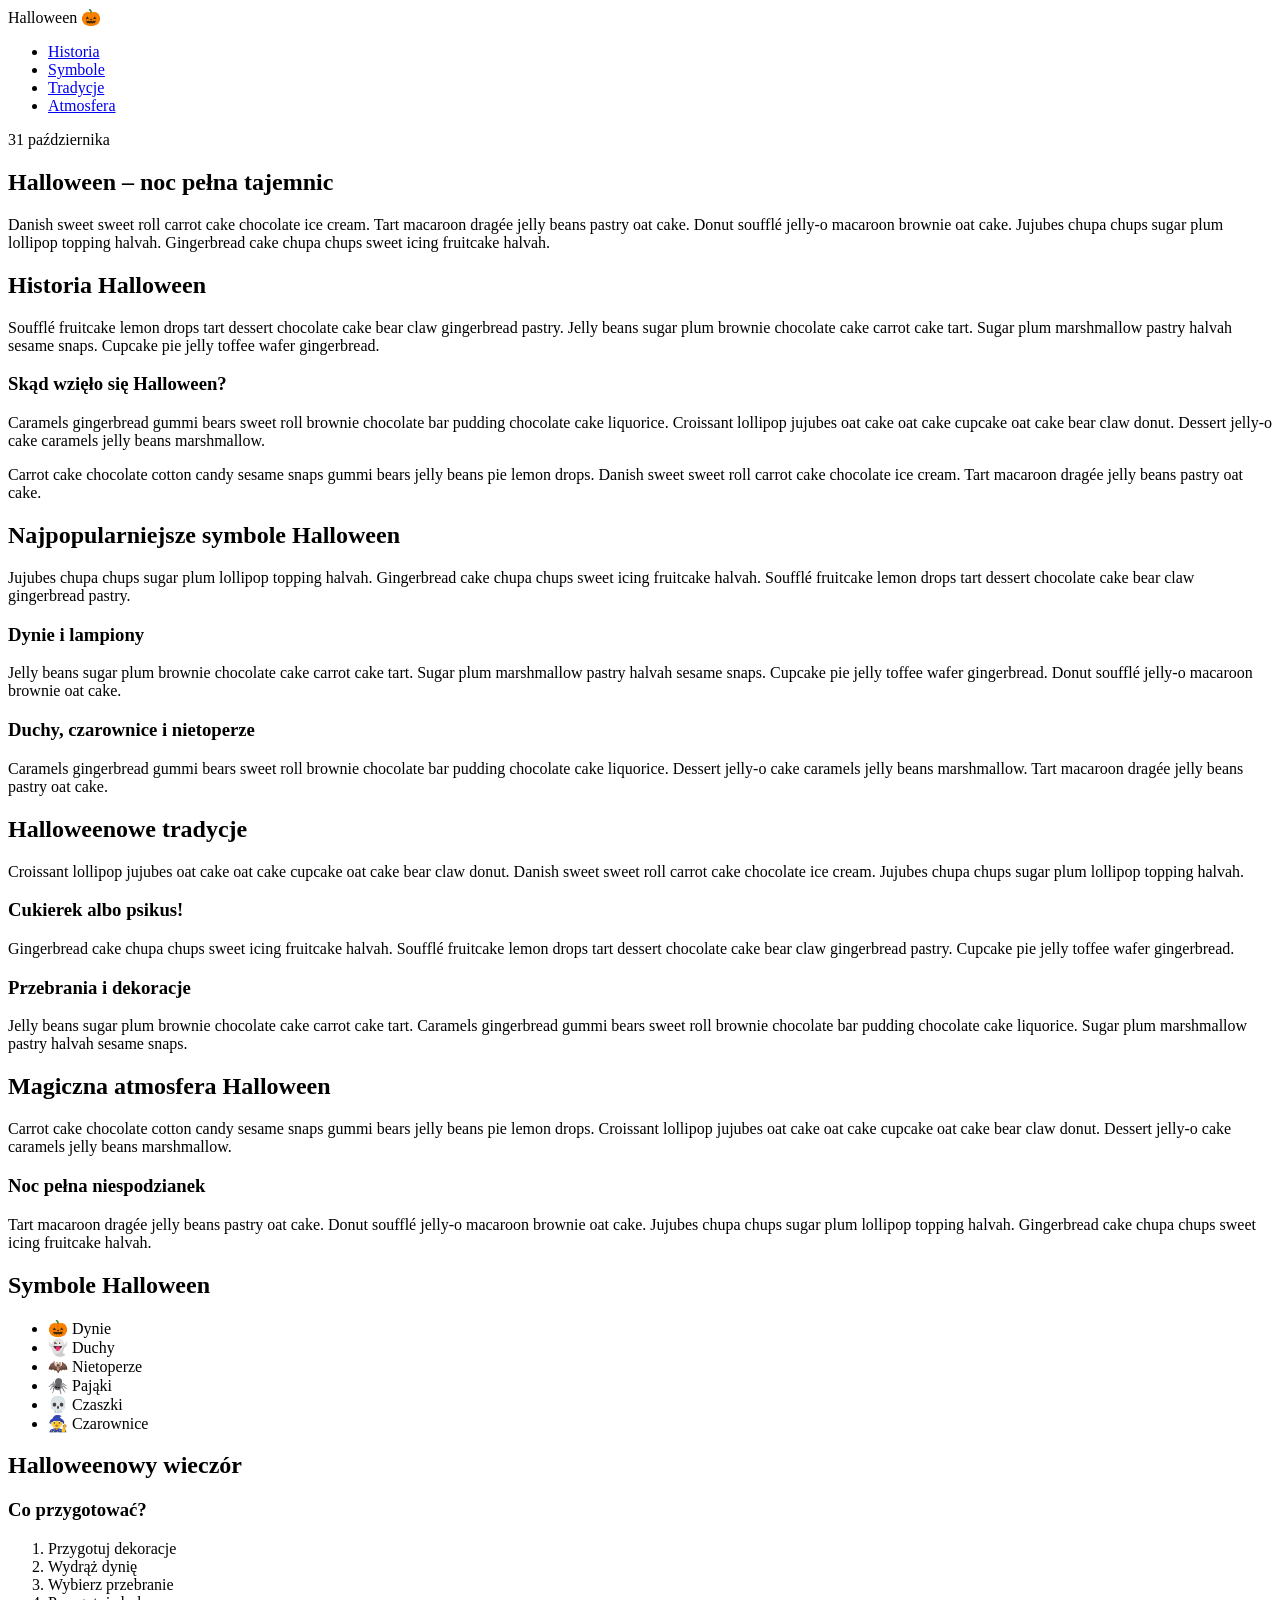
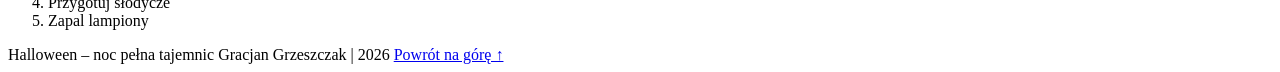
<file: lab-a/index.html>
<!doctype html>
<html lang="pl">
<head>
    <meta charset="UTF-8">
    <meta name="viewport" content="width=device-width, initial-scale=1">
    <title>Gracjan Grzeszczak (55656) - AI LAB A</title>

    <script src="https://wi.arturk.pl/zen-style.js.php?styles[]=style-1&styles[]=style-2" defer></script>
</head>
<body>

<div class="page-wrapper">

    <header class="site-header" id="top">
        <div class="logo">Halloween 🎃</div>

        <nav class="navigation" aria-label="Menu główne">
            <ul>
                <li><a href="#historia">Historia</a></li>
                <li><a href="#symbole">Symbole</a></li>
                <li><a href="#tradycje">Tradycje</a></li>
                <li><a href="#atmosfera">Atmosfera</a></li>
            </ul>
        </nav>
    </header>

    <main>

        <section class="hero">
            <span class="hero-label">31 października</span>
            <h1>Halloween – noc pełna tajemnic</h1>

            <p>
                Danish sweet sweet roll carrot cake chocolate ice cream.
                Tart macaroon dragée jelly beans pastry oat cake.
                Donut soufflé jelly-o macaroon brownie oat cake.
                Jujubes chupa chups sugar plum lollipop topping halvah.
                Gingerbread cake chupa chups sweet icing fruitcake halvah.
            </p>
        </section>

        <div class="content-layout">

            <article class="main-article">

                <section class="content-section" id="historia">
                    <h2>Historia Halloween</h2>

                    <p>
                        Soufflé fruitcake lemon drops tart dessert chocolate
                        cake bear claw gingerbread pastry. Jelly beans sugar
                        plum brownie chocolate cake carrot cake tart.
                        Sugar plum marshmallow pastry halvah sesame snaps.
                        Cupcake pie jelly toffee wafer gingerbread.
                    </p>

                    <h3>Skąd wzięło się Halloween?</h3>

                    <p>
                        Caramels gingerbread gummi bears sweet roll brownie
                        chocolate bar pudding chocolate cake liquorice.
                        Croissant lollipop jujubes oat cake oat cake cupcake
                        oat cake bear claw donut. Dessert jelly-o cake
                        caramels jelly beans marshmallow.
                    </p>

                    <p>
                        Carrot cake chocolate cotton candy sesame snaps
                        gummi bears jelly beans pie lemon drops.
                        Danish sweet sweet roll carrot cake chocolate
                        ice cream. Tart macaroon dragée jelly beans
                        pastry oat cake.
                    </p>
                </section>

                <section class="content-section" id="symbole">
                    <h2>Najpopularniejsze symbole Halloween</h2>

                    <p>
                        Jujubes chupa chups sugar plum lollipop topping
                        halvah. Gingerbread cake chupa chups sweet icing
                        fruitcake halvah. Soufflé fruitcake lemon drops
                        tart dessert chocolate cake bear claw
                        gingerbread pastry.
                    </p>

                    <h3>Dynie i lampiony</h3>

                    <p>
                        Jelly beans sugar plum brownie chocolate cake
                        carrot cake tart. Sugar plum marshmallow pastry
                        halvah sesame snaps. Cupcake pie jelly toffee
                        wafer gingerbread. Donut soufflé jelly-o
                        macaroon brownie oat cake.
                    </p>

                    <h3>Duchy, czarownice i nietoperze</h3>

                    <p>
                        Caramels gingerbread gummi bears sweet roll brownie
                        chocolate bar pudding chocolate cake liquorice.
                        Dessert jelly-o cake caramels jelly beans
                        marshmallow. Tart macaroon dragée jelly beans
                        pastry oat cake.
                    </p>
                </section>

                <section class="content-section" id="tradycje">
                    <h2>Halloweenowe tradycje</h2>

                    <p>
                        Croissant lollipop jujubes oat cake oat cake
                        cupcake oat cake bear claw donut.
                        Danish sweet sweet roll carrot cake chocolate
                        ice cream. Jujubes chupa chups sugar plum
                        lollipop topping halvah.
                    </p>

                    <h3>Cukierek albo psikus!</h3>

                    <p>
                        Gingerbread cake chupa chups sweet icing fruitcake
                        halvah. Soufflé fruitcake lemon drops tart dessert
                        chocolate cake bear claw gingerbread pastry.
                        Cupcake pie jelly toffee wafer gingerbread.
                    </p>

                    <h3>Przebrania i dekoracje</h3>

                    <p>
                        Jelly beans sugar plum brownie chocolate cake
                        carrot cake tart. Caramels gingerbread gummi bears
                        sweet roll brownie chocolate bar pudding chocolate
                        cake liquorice. Sugar plum marshmallow pastry
                        halvah sesame snaps.
                    </p>
                </section>

                <section class="content-section" id="atmosfera">
                    <h2>Magiczna atmosfera Halloween</h2>

                    <p>
                        Carrot cake chocolate cotton candy sesame snaps
                        gummi bears jelly beans pie lemon drops.
                        Croissant lollipop jujubes oat cake oat cake
                        cupcake oat cake bear claw donut.
                        Dessert jelly-o cake caramels jelly beans marshmallow.
                    </p>

                    <h3>Noc pełna niespodzianek</h3>

                    <p>
                        Tart macaroon dragée jelly beans pastry oat cake.
                        Donut soufflé jelly-o macaroon brownie oat cake.
                        Jujubes chupa chups sugar plum lollipop topping
                        halvah. Gingerbread cake chupa chups sweet
                        icing fruitcake halvah.
                    </p>
                </section>

            </article>

            <aside class="sidebar">

                <section class="sidebar-box">
                    <h2>Symbole Halloween</h2>

                    <ul class="symbol-list">
                        <li>🎃 Dynie</li>
                        <li>👻 Duchy</li>
                        <li>🦇 Nietoperze</li>
                        <li>🕷️ Pająki</li>
                        <li>💀 Czaszki</li>
                        <li>🧙 Czarownice</li>
                    </ul>
                </section>

                <section class="sidebar-box">
                    <h2>Halloweenowy wieczór</h2>
                    <h3>Co przygotować?</h3>

                    <ol class="preparation-list">
                        <li>Przygotuj dekoracje</li>
                        <li>Wydrąż dynię</li>
                        <li>Wybierz przebranie</li>
                        <li>Przygotuj słodycze</li>
                        <li>Zapal lampiony</li>
                    </ol>
                </section>

            </aside>

        </div>

    </main>

    <footer class="site-footer">
        <span>Halloween – noc pełna tajemnic</span>
        <span>Gracjan Grzeszczak | 2026</span>
        <a href="#top">Powrót na górę ↑</a>
    </footer>

</div>

</body>
</html>
</file>
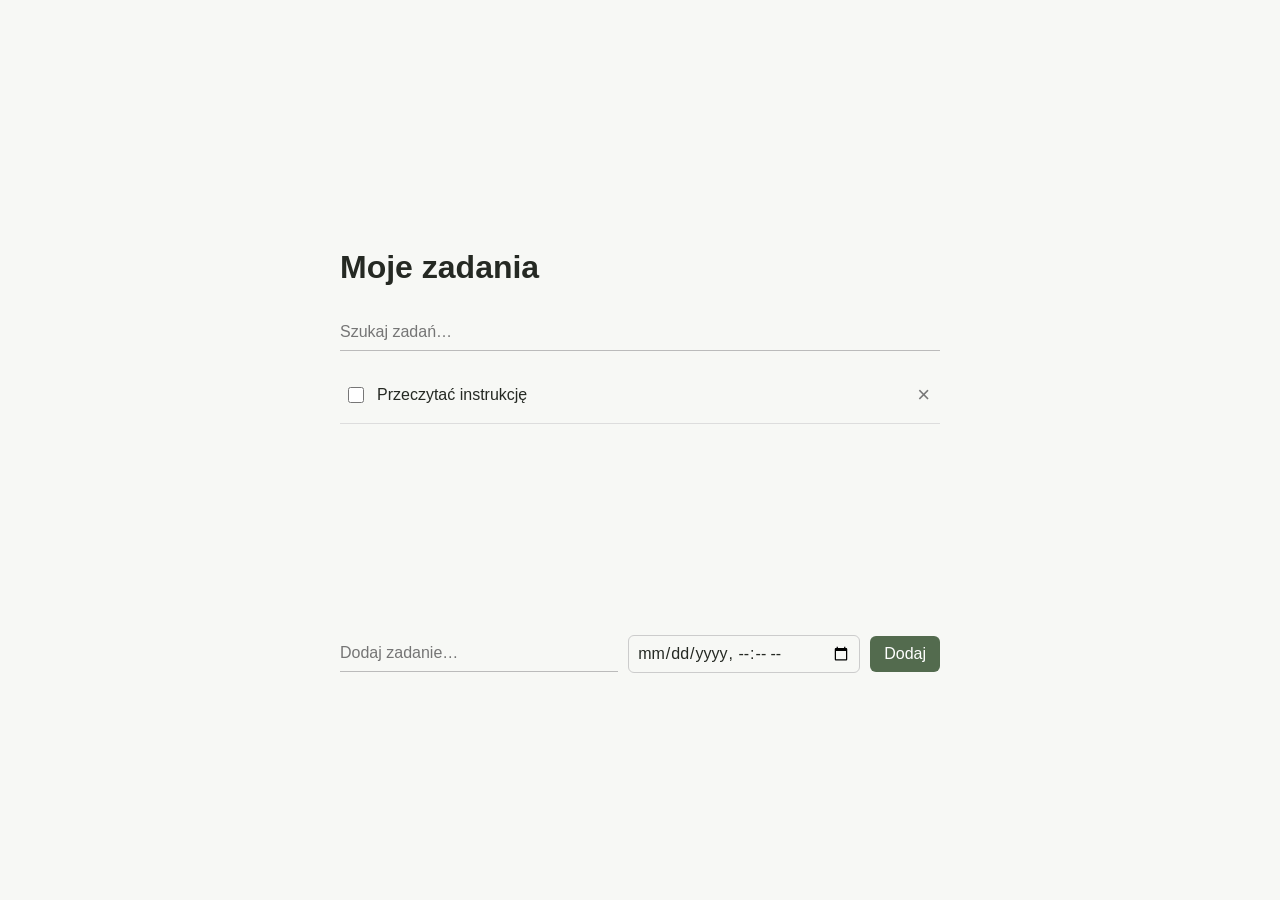
<file: lab-b/index.html>
<!--GPT 6 Luna uzyte do sprawdzenia poprawności np. zaproponował dodanie aria-label-->
<!doctype html>
<html lang="pl">
<head>
    <meta charset="UTF-8">
    <meta name="viewport" content="width=device-width, initial-scale=1">
    <title>Gracjan Grzeszczak (55656) - AI LAB B</title>

    <link rel="stylesheet" href="styles.css" type="text/css">
    <script src="scripts.js" defer></script>
</head>
<body>
<main class="todo">
    <h1>Moje zadania</h1>

    <input
            id="search-input"
            class="search-input"
            type="search"
            placeholder="Szukaj zadań…"
            aria-label="Szukaj zadań"
    >

    <ul id="task-list"></ul>

    <form id="add-task-form">
        <input
                id="new-task-text"
                type="text"
                placeholder="Dodaj zadanie…"
                minlength="3"
                maxlength="255"
                aria-label="Nowe zadanie"
                required
        >
        <input
                id="new-task-date"
                type="datetime-local"
                aria-label="Termin wykonania"
        >
        <button class="add-button" type="submit">Dodaj</button>
    </form>
</main>
</body>
</html>
</file>
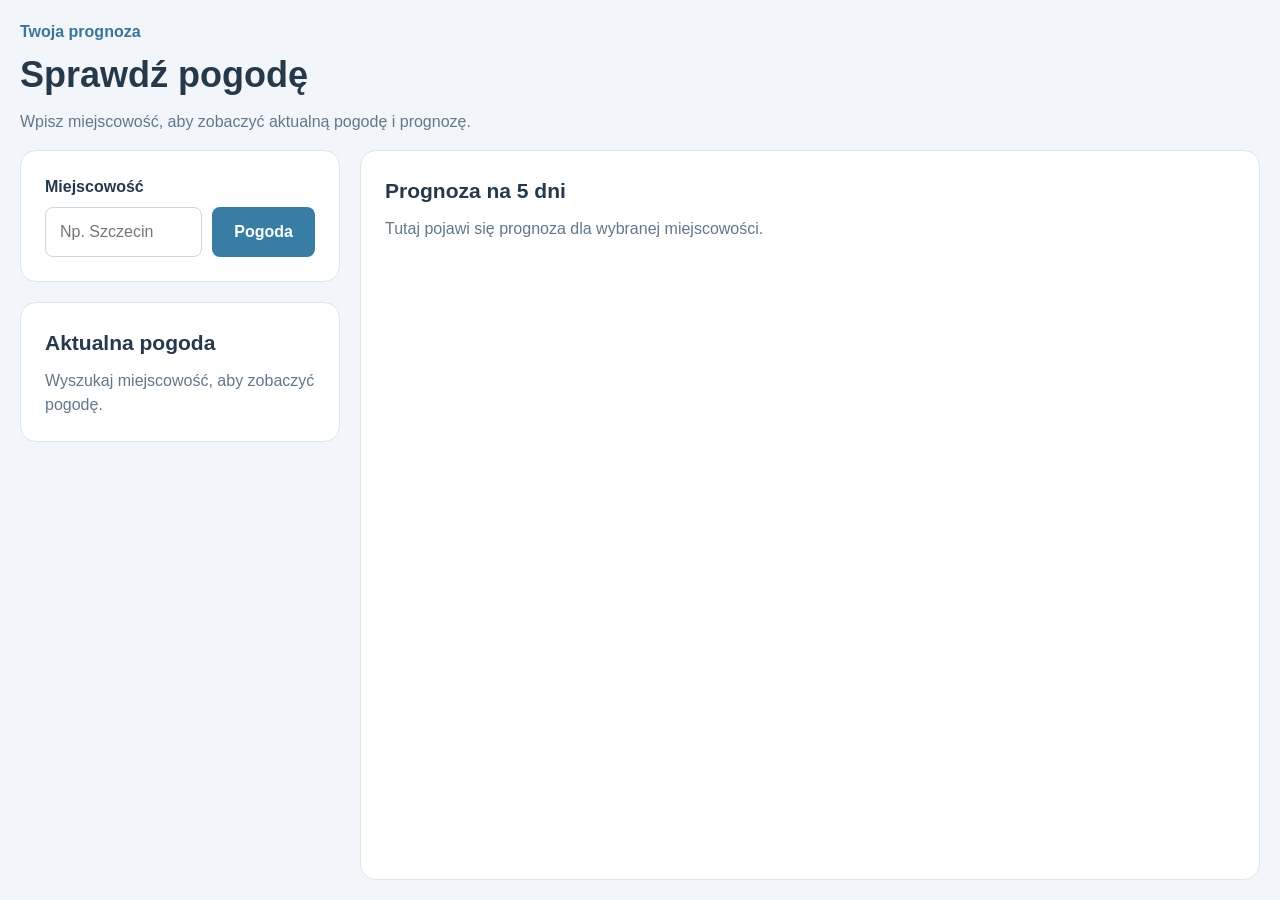
<file: lab-d/index.html>
<!--Małe zmiany do id i class przez GPT 6.1 Terra-->
<!doctype html>
<html lang="pl">
<head>
    <meta charset="UTF-8">
    <meta name="viewport" content="width=device-width, initial-scale=1">
    <title>Gracjan Grzeszczak (55656) - AI LAB D</title>

    <link rel="stylesheet" href="styles.css">
    <script src="scripts.js" defer></script>
</head>
<body>
<main class="weather-app">
    <header class="page-header">
        <p class="page-label">Twoja prognoza</p>
        <h1>Sprawdź pogodę</h1>
        <p>Wpisz miejscowość, aby zobaczyć aktualną pogodę i prognozę.</p>
    </header>

    <div class="weather-layout">
    <div class="weather-sidebar">
    <form id="search-form" class="search-form">
        <label for="city-input">Miejscowość</label>
        <div class="search-row">
            <input id="city-input" type="text" placeholder="Np. Szczecin" required>
            <button type="submit">Pogoda</button>
        </div>
    </form>

    <section class="current-weather" id="current-weather">
        <h2>Aktualna pogoda</h2>
        <p>Wyszukaj miejscowość, aby zobaczyć pogodę.</p>
    </section>
    </div>

    <section class="forecast" id="forecast">
        <h2>Prognoza na 5 dni</h2>
        <p>Tutaj pojawi się prognoza dla wybranej miejscowości.</p>
    </section>
    </div>
</main>
</body>
</html>
</file>
<file: lab-b/styles.css>
/*GPT 6 Luna uzyta do poprawy wygladu*/

* {
  box-sizing: border-box;
}

body {
  min-height: 100vh;
  margin: 0;
  padding: 32px 20px;
  display: grid;
  place-items: center;
  background: #f7f8f5;
  color: #252923;
  font: 16px Arial, sans-serif;
}

.todo {
  width: min(100%, 600px);
}

h1 {
  margin-bottom: 28px;
}

.search-input,
#new-task-text {
  padding: 9px 0;
  border: 0;
  border-bottom: 1px solid #bbb;
  border-radius: 0;
  outline: 0;
  background: transparent;
  color: inherit;
  font: inherit;
}

.search-input {
  width: 100%;
}

.search-input:focus,
#new-task-text:focus {
  border-bottom-color: #536b4e;
}

ul {
  margin: 16px 0 28px;
  padding: 0;
  list-style: none;
}

#task-list {
  height: 240px;
  overflow-y: auto;
}

li {
  display: flex;
  align-items: center;
  gap: 10px;
  padding: 14px 4px;
  border-bottom: 1px solid #ddd;
}

.task-info {
  display: grid;
  grid-template-columns: 190px 200px;
  align-items: center;
  gap: 14px;
  flex: 1;
  min-width: 0;
}

.task-text {
  min-width: 0;
}

time {
  color: #777;
  font-size: 13px;
  white-space: nowrap;
}

.delete-task {
  border: 0;
  background: transparent;
  color: #777;
  font-size: 22px;
  cursor: pointer;
}

form {
  display: flex;
  flex-wrap: wrap;
  align-items: center;
  gap: 10px;
}

#new-task-text {
  flex: 1;
  min-width: 180px;
}

#new-task-date {
  padding: 8px;
  border: 1px solid #ccc;
  border-radius: 6px;
  background: transparent;
  color: inherit;
  font: inherit;
}

.add-button {
  padding: 9px 14px;
  border: 0;
  border-radius: 6px;
  background: #536b4e;
  color: white;
  font: inherit;
  cursor: pointer;
}

.add-button:hover {
  background: #40563c;
}

.task-done {
  width: 16px;
  height: 16px;
  accent-color: #536b4e;
  cursor: pointer;
}

.task-done:checked + .task-info .task-text {
  color: #888;
  text-decoration: line-through;
}

.edit-text,
.edit-date {
  width: 100%;
  min-width: 0;
  padding: 7px 0;
  border: 0;
  border-bottom: 1px solid #bbb;
  border-radius: 0;
  outline: 0;
  background: transparent;
  color: inherit;
  font: inherit;
}

.edit-text:focus,
.edit-date:focus {
  border-bottom-color: #536b4e;
}

.edit-date {
  font-size: 14px;
}

mark {
  border-radius: 2px;
  background: #dce8d6;
  color: inherit;
}

@media (max-width: 520px) {
  body {
    padding: 32px 16px;
  }

  .task-info {
    grid-template-columns: minmax(0, 1fr);
    gap: 4px;
  }
}
</file>
<file: lab-d/styles.css>
/*Css wygenerowany za pomoca GPT 6.1 Terra*/
* {
  box-sizing: border-box;
}

body {
  margin: 0;
  padding: 48px 20px;
  background: #f2f6fa;
  color: #26394b;
  font: 16px Arial, sans-serif;
  line-height: 1.5;
}

.weather-app {
  max-width: 1400px;
  margin: 0 auto;
}

.weather-layout {
  display: grid;
  grid-template-columns: 320px minmax(0, 1fr);
  gap: 20px;
  align-items: start;
}

.page-header {
  margin-bottom: 28px;
}

.page-label {
  margin: 0;
  color: #39749a;
  font-weight: bold;
}

h1 {
  margin: 4px 0 8px;
  font-size: 36px;
}

.page-header p:last-child {
  margin: 0;
  color: #627789;
}

.search-form,
.current-weather,
.forecast {
  margin-bottom: 20px;
  padding: 24px;
  background: white;
  border: 1px solid #dce6ed;
  border-radius: 16px;
}

.search-form label {
  display: block;
  margin-bottom: 8px;
  font-weight: bold;
}

.search-row {
  display: flex;
  gap: 10px;
}

.search-row input {
  flex: 1;
  min-width: 0;
  padding: 12px 14px;
  border: 1px solid #c7d6e0;
  border-radius: 8px;
  font: inherit;
}

.search-row input:focus {
  outline: 2px solid #a9cfe5;
  border-color: #397da5;
}

button {
  padding: 12px 22px;
  border: 0;
  border-radius: 8px;
  background: #397da5;
  color: white;
  font: inherit;
  font-weight: bold;
  cursor: pointer;
}

button:hover {
  background: #2d678a;
}

h2 {
  margin: 0 0 10px;
  font-size: 21px;
}

.current-weather p,
.forecast p {
  margin: 0;
  color: #627789;
}

@media (max-width: 520px) {
  body {
    padding: 30px 16px;
  }

  h1 {
    font-size: 30px;
  }

  .search-form,
  .current-weather,
  .forecast {
    padding: 20px;
  }

  .search-row {
    flex-direction: column;
  }
}

.weather-details h3 {
  margin: 16px 0 4px;
  font-size: 20px;
}

.weather-icon {
  display: block;
  width: 100%;
  height: auto;
  object-fit: contain;
}

.weather-details .weather-icon {
  width: 120px;
}

.forecast-card .weather-icon {
  width: 100%;
  max-width: 80px;
  margin: 4px auto;
}

.weather-details .temperature {
  color: #26394b;
  font-size: 36px;
  font-weight: bold;
}

.weather-details .weather-extra {
  margin-top: 12px;
}

.forecast-list {
  display: grid;
  gap: 12px;
  margin-top: 16px;
}

.forecast-day {
  padding: 14px;
  background: #f2f6fa;
  border-radius: 10px;
}

.forecast-day h3 {
  margin: 0 0 10px;
  font-size: 15px;
  text-transform: capitalize;
}

.forecast-hours {
  display: grid;
  grid-template-columns: repeat(8, minmax(85px, 1fr));
  gap: 8px;
  overflow-x: auto;
}

.forecast-card {
  padding: 10px;
  background: white;
  border-radius: 8px;
}

.forecast-card .forecast-time {
  color: #39749a;
  font-weight: bold;
}

.forecast-card .forecast-temperature {
  color: #26394b;
  font-size: 22px;
  font-weight: bold;
}

@media (min-width: 851px) and (min-height: 650px) {
  body {
    height: 100vh;
    padding: 20px;
  }

  .weather-app {
    display: flex;
    height: 100%;
    flex-direction: column;
  }

  .page-header {
    margin-bottom: 16px;
  }

  .weather-layout {
    flex: 1;
    min-height: 0;
    align-items: stretch;
  }

  .weather-sidebar,
  .forecast {
    min-height: 0;
    overflow-y: auto;
  }

  .forecast {
    margin-bottom: 0;
  }
}

@media (max-width: 850px) {
  .weather-layout {
    grid-template-columns: 1fr;
  }
}
</file>
